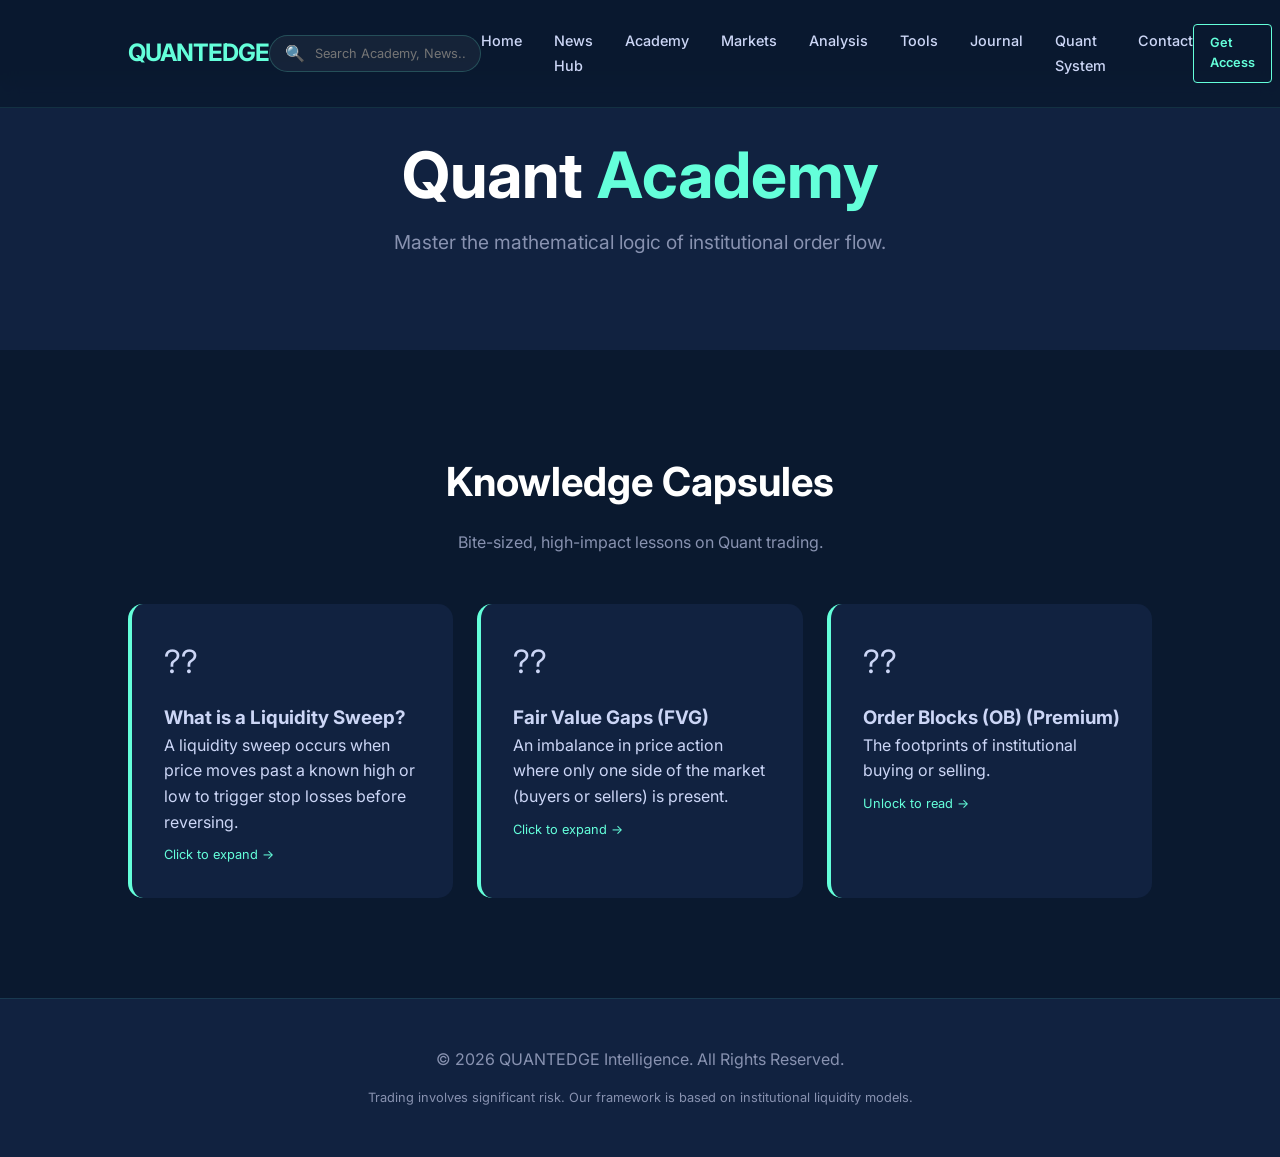
<file: academy.html>
<!DOCTYPE html>
<html lang="en">
<head>
    <meta charset="UTF-8">
    <meta name="viewport" content="width=device-width, initial-scale=1.0">
    <title>Quant Academy | QuantEdge Intelligence</title>
    <link rel="stylesheet" href="css/style.css">
    <link href="https://fonts.googleapis.com/css2?family=Inter:wght@400;600;700&display=swap" rel="stylesheet">
</head>
<body style="padding-top: 80px;">
    <!-- Nav and Footer are injected via js/main.js -->

    <section class="hero" style="height: 30vh; background: var(--bg-secondary);">
        <h1>Quant <span style="color: var(--accent-color);">Academy</span></h1>
        <p>Master the mathematical logic of institutional order flow.</p>
    </section>

    <section>
        <div class="section-title">
            <h2>Knowledge Capsules</h2>
            <p>Bite-sized, high-impact lessons on Quant trading.</p>
        </div>
        <div id="capsule-container" class="capsule-grid">
            <!-- Capsules injected here -->
        </div>
    </section>

    <script type="module" src="js/main.js"></script>
</body>
</html>
</file>
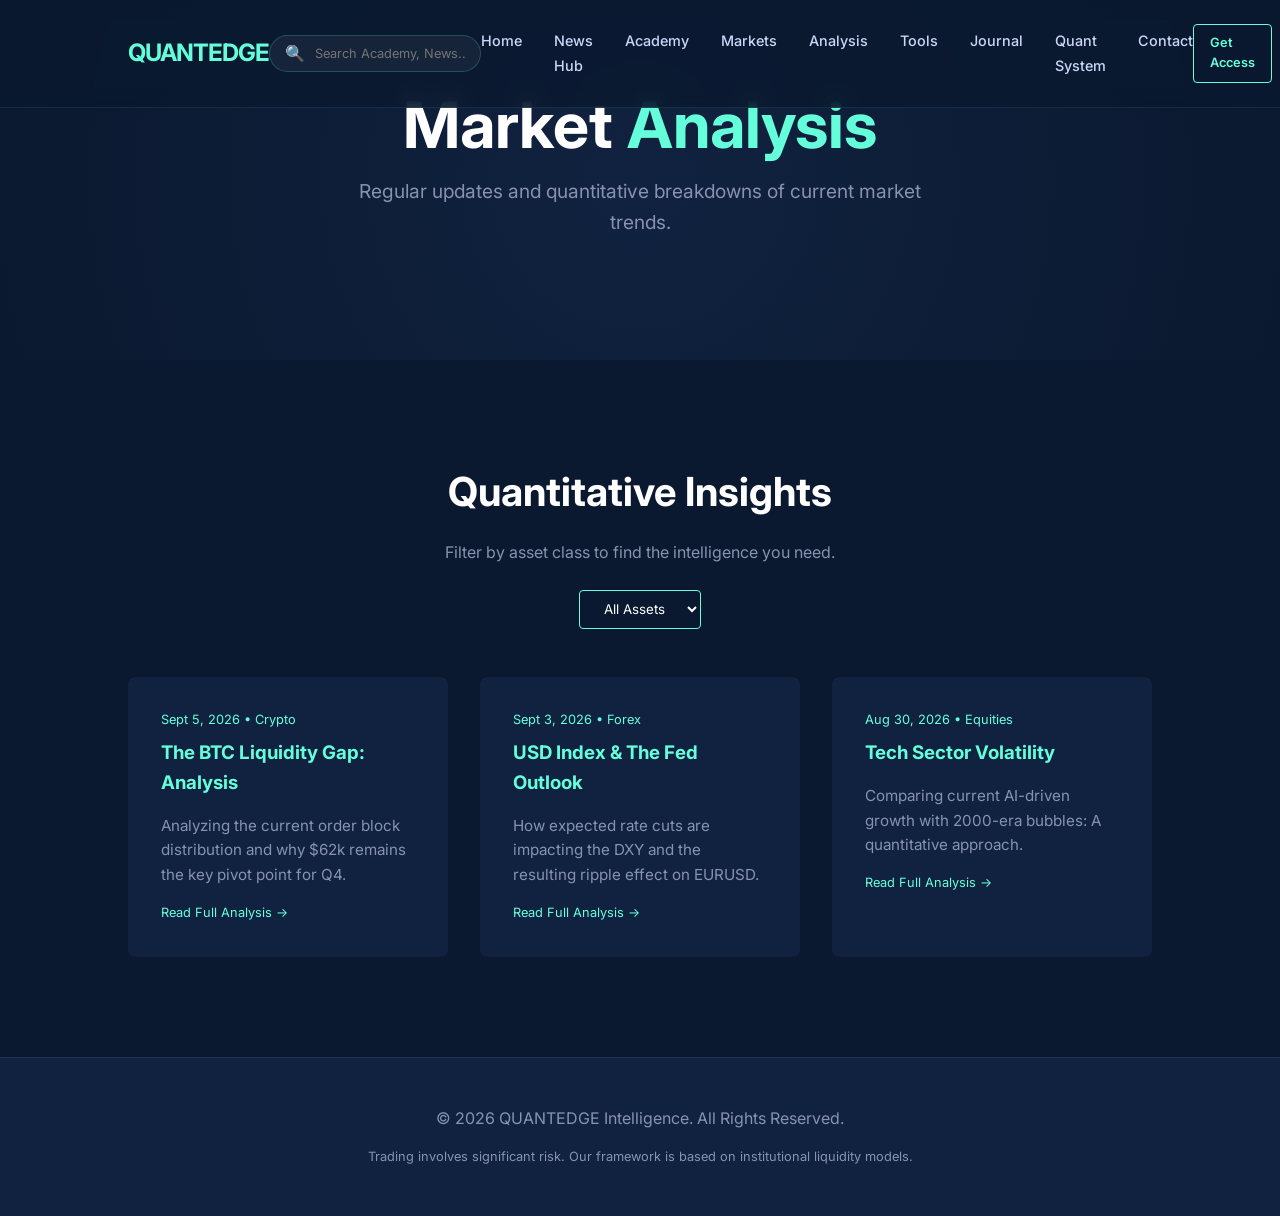
<file: analysis.html>
<!DOCTYPE html>
<html lang="en">
<head>
    <meta charset="UTF-8">
    <meta name="viewport" content="width=device-width, initial-scale=1.0">
    <title>Analysis | QuantEdge Intelligence</title>
    <link rel="stylesheet" href="css/style.css">
    <link href="https://fonts.googleapis.com/css2?family=Inter:wght@400;600;700&display=swap" rel="stylesheet">
</head>
<body>
    <!-- Nav and Footer are injected via js/main.js -->

    <section class="hero" style="height: 40vh;">
        <h1>Market <span style="color: var(--accent-color);">Analysis</span></h1>
        <p>Regular updates and quantitative breakdowns of current market trends.</p>
    </section>

    <section>
        <div class="section-title">
            <h2>Quantitative Insights</h2>
            <p>Filter by asset class to find the intelligence you need.</p>
            <div style="margin-top: 1.5rem;">
                <select id="analysis-filter" style="padding: 0.6rem 1.2rem; background: var(--bg-color); border: 1px solid var(--accent-color); color: var(--white); border-radius: 4px; cursor: pointer;">
                    <option value="All">All Assets</option>
                    <option value="Crypto">Crypto</option>
                    <option value="Forex">Forex</option>
                    <option value="Equities">Equities</option>
                </select>
            </div>
        </div>
        <div class="grid" id="analysis-grid">
            <!-- Analysis cards are injected dynamically via js/main.js -->
        </div>
    </section>

    <script type="module" src="js/main.js"></script>
</body>
</html>
</file>
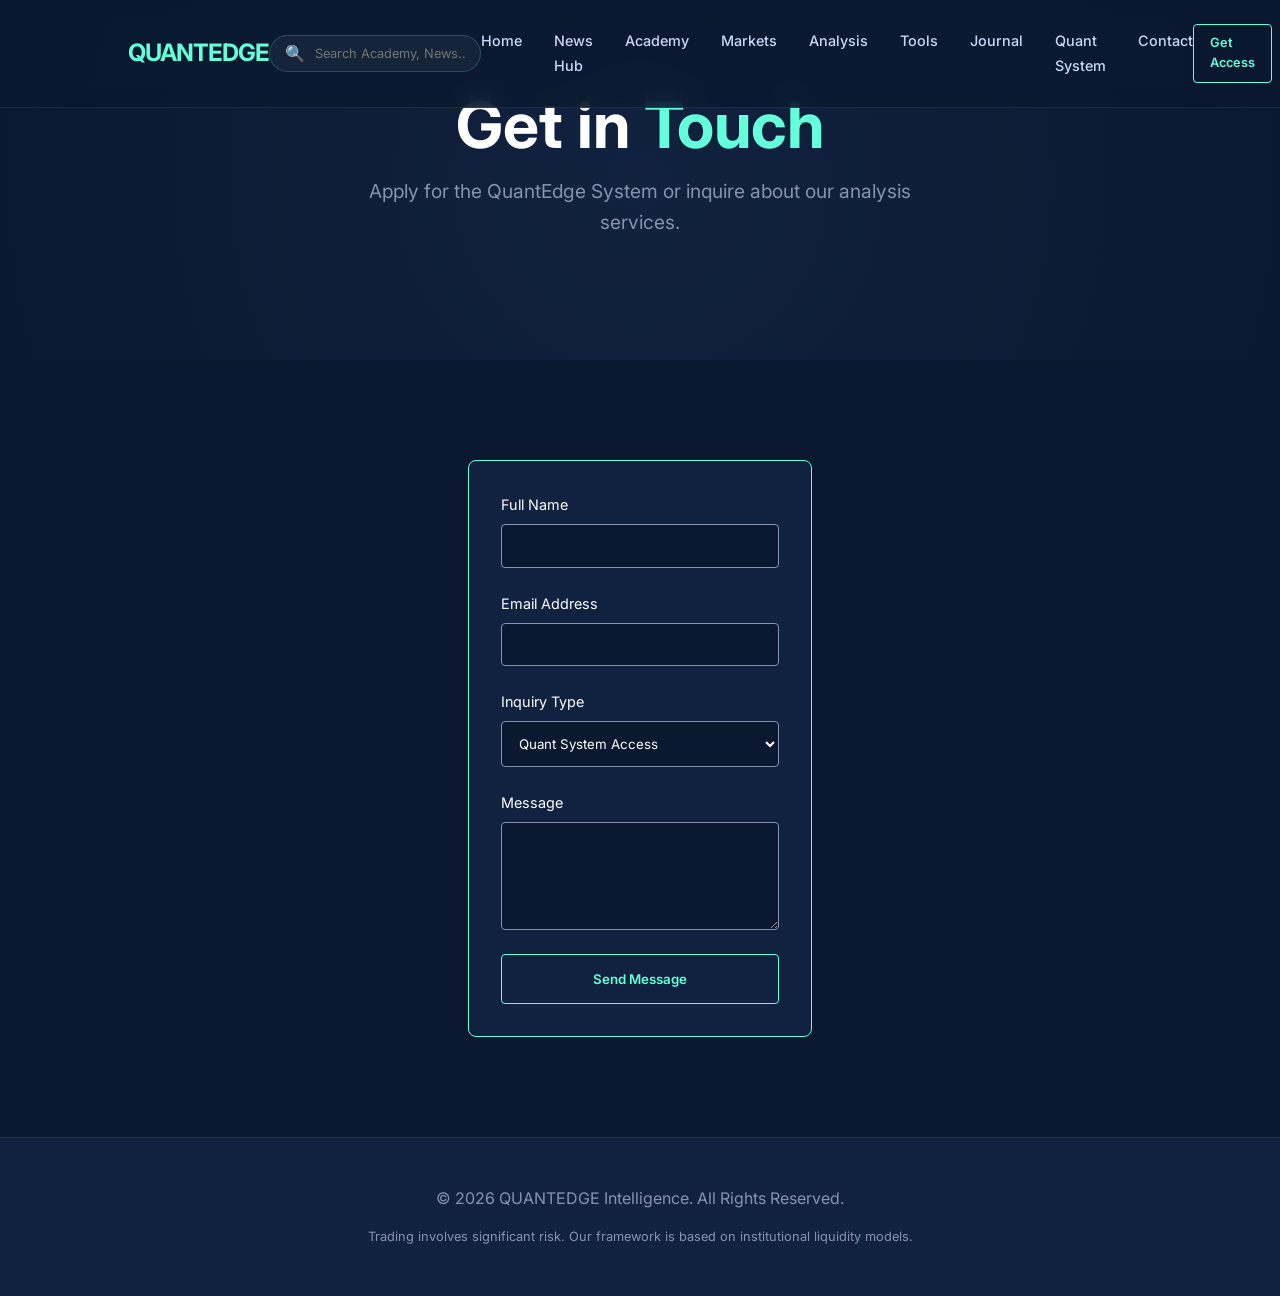
<file: contact.html>
<!DOCTYPE html>
<html lang="en">
<head>
    <meta charset="UTF-8">
    <meta name="viewport" content="width=device-width, initial-scale=1.0">
    <title>Contact | QuantEdge Intelligence</title>
    <link rel="stylesheet" href="css/style.css">
    <link href="https://fonts.googleapis.com/css2?family=Inter:wght@400;600;700&display=swap" rel="stylesheet">
</head>
<body>
    <!-- Nav and Footer are injected via js/main.js -->

    <section class="hero" style="height: 40vh;">
        <h1>Get in <span style="color: var(--accent-color);">Touch</span></h1>
        <p>Apply for the QuantEdge System or inquire about our analysis services.</p>
    </section>

    <section style="max-width: 600px; margin: 0 auto;">
        <div class="card" style="border: 1px solid var(--accent-color);">
            <!-- UPDATE THE ACTION URL BELOW WITH YOUR FORMSPREE LINK -->
            <form action="https://formspree.io/f/mbgjzwjd" method="POST" style="display: flex; flex-direction: column; gap: 1.5rem;">
                <!-- Honey-pot field to prevent bots -->
                <div style="display: none;">
                    <label>Leave this field blank</label>
                    <input type="text" name="bot_field">
                </div>
                <div style="display: flex; flex-direction: column; gap: 0.5rem;">
                    <label style="color: var(--white); font-size: 0.9rem;">Full Name</label>
                    <input type="text" name="full_name" required style="padding: 0.8rem; background: var(--bg-color); border: 1px solid var(--text-dim); color: var(--white); border-radius: 4px;">
                </div>
                <div style="display: flex; flex-direction: column; gap: 0.5rem;">
                    <label style="color: var(--white); font-size: 0.9rem;">Email Address</label>
                    <input type="email" name="email" required style="padding: 0.8rem; background: var(--bg-color); border: 1px solid var(--text-dim); color: var(--white); border-radius: 4px;">
                </div>
                <div style="display: flex; flex-direction: column; gap: 0.5rem;">
                    <label style="color: var(--white); font-size: 0.9rem;">Inquiry Type</label>
                    <select name="inquiry_type" style="padding: 0.8rem; background: var(--bg-color); border: 1px solid var(--text-dim); color: var(--white); border-radius: 4px;">
                        <option>Quant System Access</option>
                        <option>Market Analysis Inquiry</option>
                        <option>Partnership</option>
                    </select>
                </div>
                <div style="display: flex; flex-direction: column; gap: 0.5rem;">
                    <label style="color: var(--white); font-size: 0.9rem;">Message</label>
                    <textarea name="message" rows="5" required style="padding: 0.8rem; background: var(--bg-color); border: 1px solid var(--text-dim); color: var(--white); border-radius: 4px;"></textarea>
                </div>
                <button type="submit" class="btn btn-primary">Send Message</button>
            </form>
        </div>
    </section>

    <script type="module" src="js/main.js"></script>
</body>
</html>
</file>
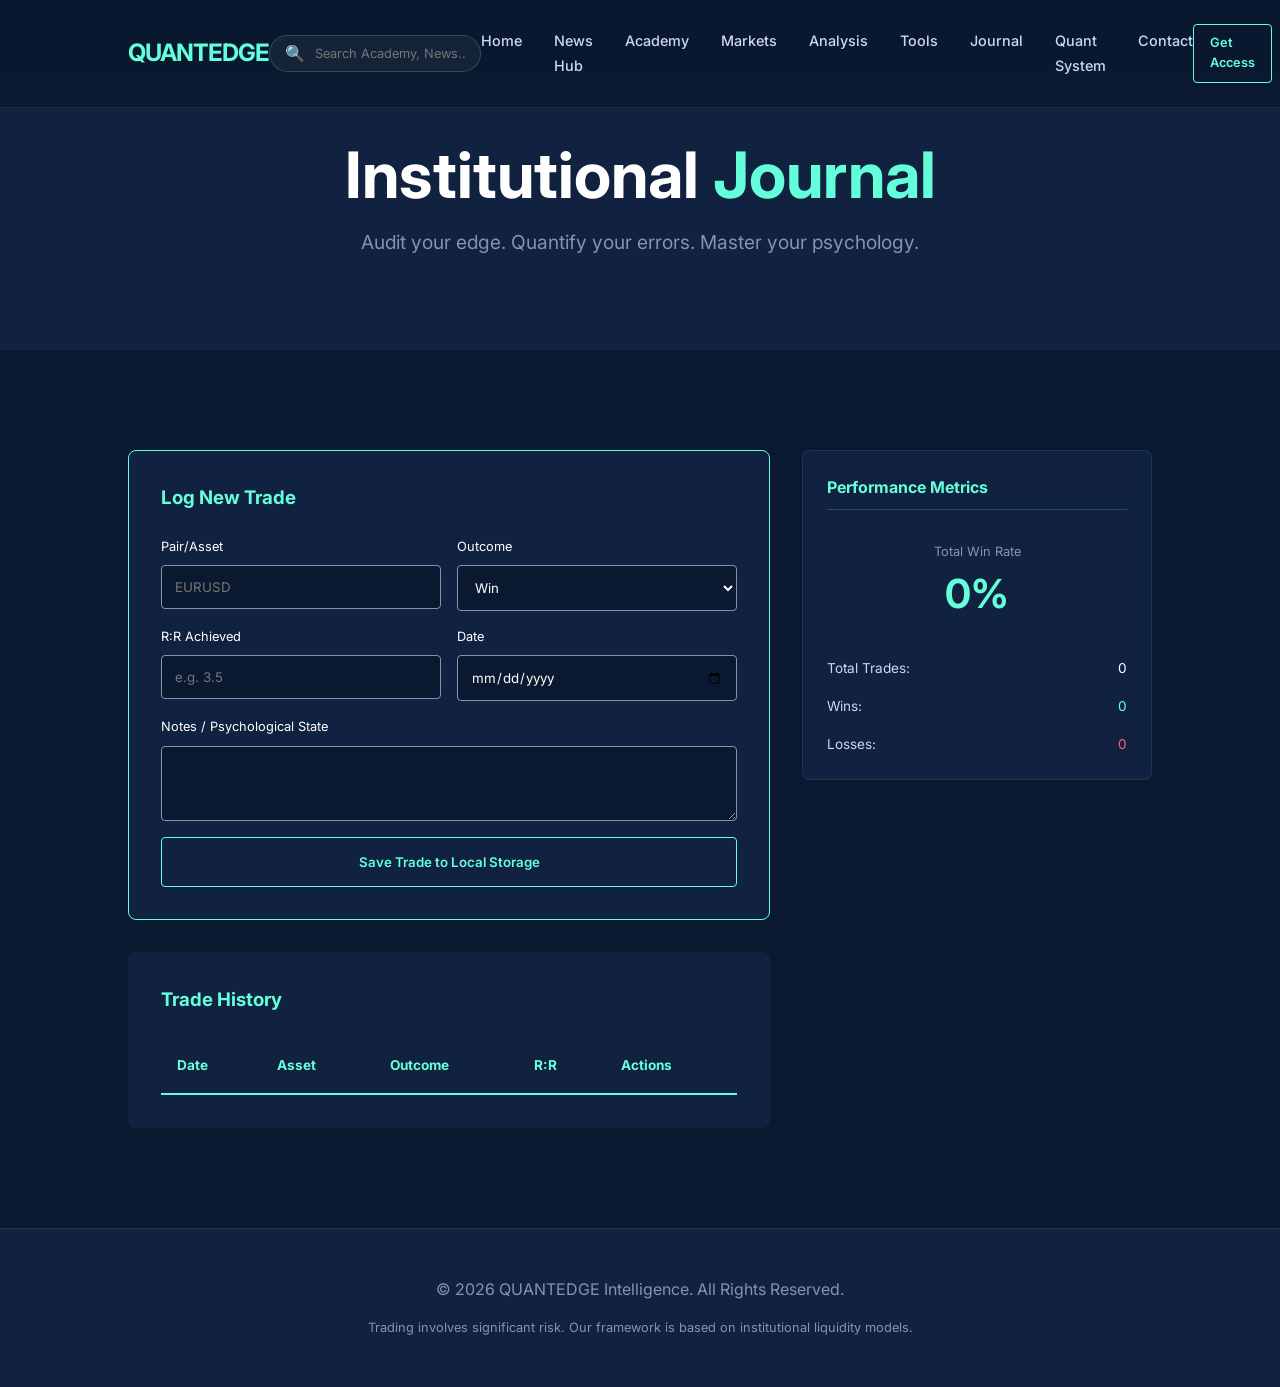
<file: journal.html>
<!DOCTYPE html>
<html lang="en">
<head>
    <meta charset="UTF-8">
    <meta name="viewport" content="width=device-width, initial-scale=1.0">
    <title>Trading Journal | QuantEdge Intelligence</title>
    <link rel="stylesheet" href="css/style.css">
    <link href="https://fonts.googleapis.com/css2?family=Inter:wght@400;600;700&display=swap" rel="stylesheet">
</head>
<body style="padding-top: 80px;">
    <!-- Nav and Footer are injected via js/main.js -->

    <section class="hero" style="height: 30vh; background: var(--bg-secondary);">
        <h1>Institutional <span style="color: var(--accent-color);">Journal</span></h1>
        <p>Audit your edge. Quantify your errors. Master your psychology.</p>
    </section>

    <section>
        <div class="portal-container">
            <div style="display: flex; flex-direction: column; gap: 2rem;">
                <div class="card" style="border: 1px solid var(--accent-color);">
                    <h3 style="margin-bottom: 1.5rem;">Log New Trade</h3>
                    <form id="journal-form" style="display: grid; grid-template-columns: 1fr 1fr; gap: 1rem;">
                        <div style="display: flex; flex-direction: column; gap: 0.5rem;">
                            <label style="color: var(--white); font-size: 0.8rem;">Pair/Asset</label>
                            <input type="text" id="j-pair" placeholder="EURUSD" required style="padding: 0.8rem; background: var(--bg-color); border: 1px solid var(--text-dim); color: var(--white); border-radius: 4px;">
                        </div>
                        <div style="display: flex; flex-direction: column; gap: 0.5rem;">
                            <label style="color: var(--white); font-size: 0.8rem;">Outcome</label>
                            <select id="j-outcome" style="padding: 0.8rem; background: var(--bg-color); border: 1px solid var(--text-dim); color: var(--white); border-radius: 4px;">
                                <option value="Win">Win</option>
                                <option value="Loss">Loss</option>
                                <option value="BE">Break Even</option>
                            </select>
                        </div>
                        <div style="display: flex; flex-direction: column; gap: 0.5rem;">
                            <label style="color: var(--white); font-size: 0.8rem;">R:R Achieved</label>
                            <input type="number" id="j-rr" step="0.1" placeholder="e.g. 3.5" required style="padding: 0.8rem; background: var(--bg-color); border: 1px solid var(--text-dim); color: var(--white); border-radius: 4px;">
                        </div>
                        <div style="display: flex; flex-direction: column; gap: 0.5rem;">
                            <label style="color: var(--white); font-size: 0.8rem;">Date</label>
                            <input type="date" id="j-date" required style="padding: 0.8rem; background: var(--bg-color); border: 1px solid var(--text-dim); color: var(--white); border-radius: 4px;">
                        </div>
                        <div style="display: flex; flex-direction: column; gap: 0.5rem; grid-column: span 2;">
                            <label style="color: var(--white); font-size: 0.8rem;">Notes / Psychological State</label>
                            <textarea id="j-notes" rows="3" style="padding: 0.8rem; background: var(--bg-color); border: 1px solid var(--text-dim); color: var(--white); border-radius: 4px;"></textarea>
                        </div>
                        <button type="submit" class="btn btn-primary" style="grid-column: span 2; width: 100%;">Save Trade to Local Storage</button>
                    </form>
                </div>

                <div class="card">
                    <h3 style="margin-bottom: 1.5rem;">Trade History</h3>
                    <div style="overflow-x: auto;">
                        <table style="width: 100%; border-collapse: collapse; text-align: left; color: var(--text-main);">
                            <thead>
                                <tr style="border-bottom: 2px solid var(--accent-color); color: var(--accent-color); font-size: 0.85rem;">
                                    <th style="padding: 1rem;">Date</th>
                                    <th style="padding: 1rem;">Asset</th>
                                    <th style="padding: 1rem;">Outcome</th>
                                    <th style="padding: 1rem;">R:R</th>
                                    <th style="padding: 1rem;">Actions</th>
                                </tr>
                            </thead>
                            <tbody id="journal-body">
                                <!-- Trades injected here -->
                            </tbody>
                        </table>
                    </div>
                </div>
            </div>

            <aside class="sidebar">
                <div class="sidebar-widget">
                    <h4>Performance Metrics</h4>
                    <div style="text-align: center; padding: 1rem 0;">
                        <div style="font-size: 0.8rem; color: var(--text-dim);">Total Win Rate</div>
                        <div id="win-rate" style="font-size: 2.5rem; color: var(--accent-color); font-weight: 700;">0%</div>
                    </div>
                    <div style="display: flex; flex-direction: column; gap: 1rem; margin-top: 1rem;">
                        <div style="display: flex; justify-content: space-between; font-size: 0.85rem;">
                            <span>Total Trades:</span> <span id="total-trades" style="color: var(--white);">0</span>
                        </div>
                        <div style="display: flex; justify-content: space-between; font-size: 0.85rem;">
                            <span>Wins:</span> <span id="total-wins" style="color: var(--accent-color);">0</span>
                        </div>
                        <div style="display: flex; justify-content: space-between; font-size: 0.85rem;">
                            <span>Losses:</span> <span id="total-losses" style="color: #ff6464;">0</span>
                        </div>
                    </div>
                </div>
            </aside>
        </div>
    </section>

    <script type="module" src="js/main.js"></script>
</body>
</html>
</file>
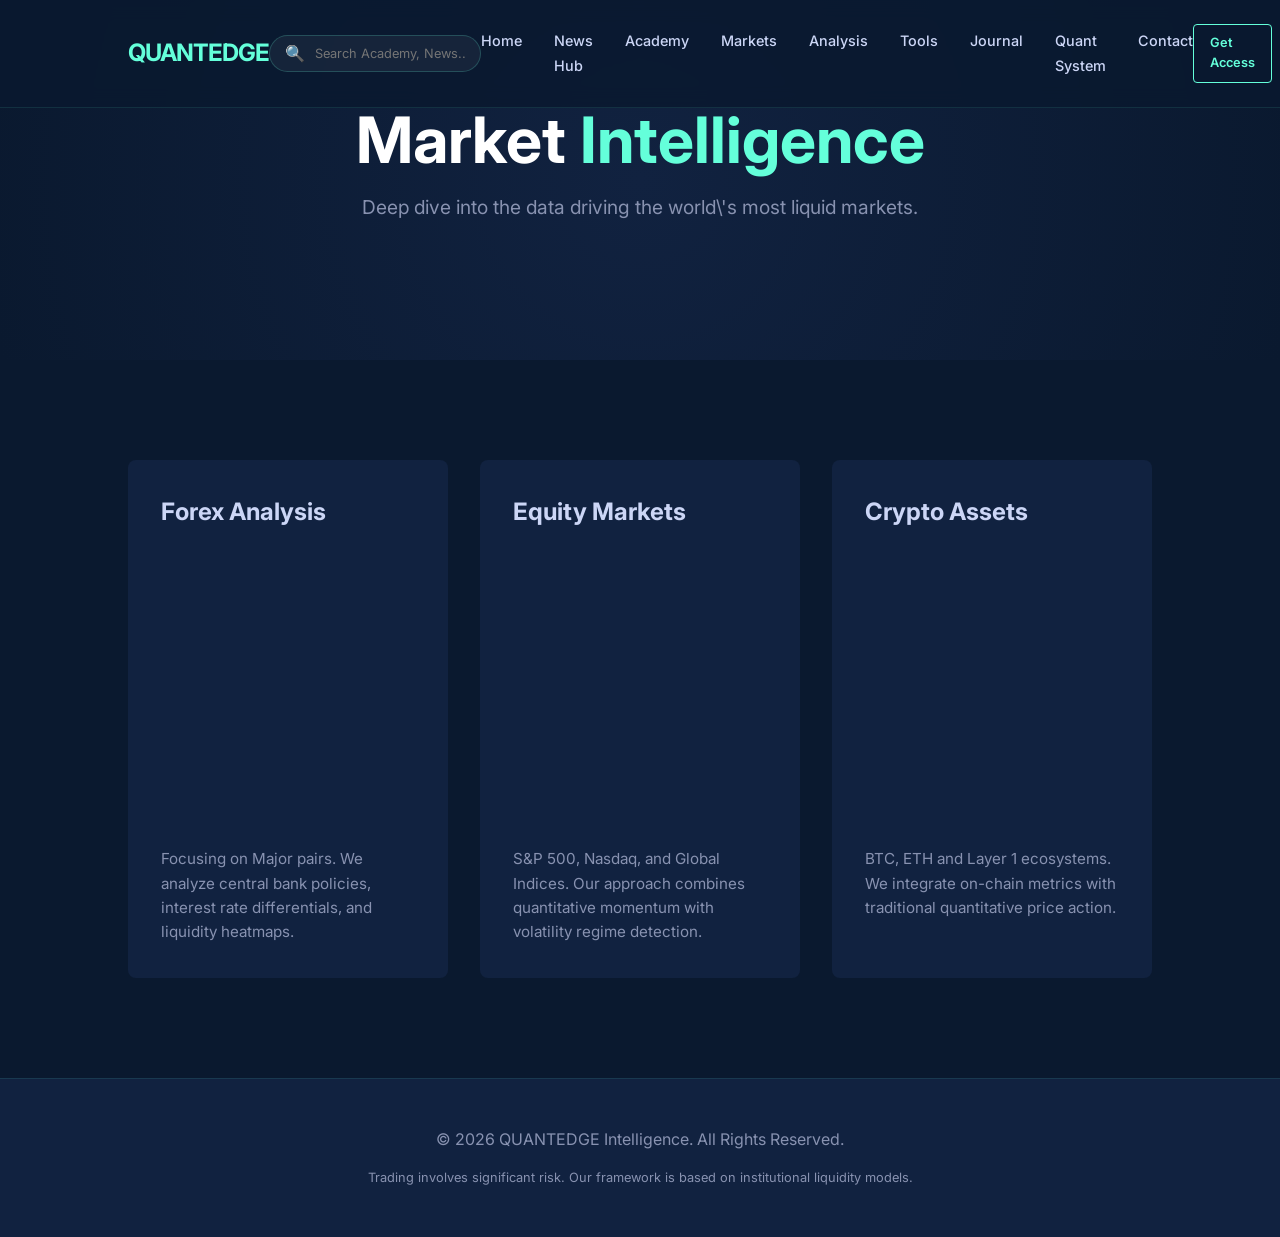
<file: markets.html>
<!DOCTYPE html>
<html lang="en">
<head>
    <meta charset="UTF-8">
    <meta name="viewport" content="width=device-width, initial-scale=1.0">
    <title>Markets | QuantEdge Intelligence</title>
    <link rel="stylesheet" href="css/style.css">
    <link href="https://fonts.googleapis.com/css2?family=Inter:wght@400;600;700&display=swap" rel="stylesheet">
</head>
<body>
    <!-- Nav and Footer are injected via js/main.js -->

    <section class="hero" style="height: 40vh;">
        <h1>Market <span style="color: var(--accent-color);">Intelligence</span></h1>
        <p>Deep dive into the data driving the world\'s most liquid markets.</p>
    </section>

    <section>
        <div class="grid">
            <div class="card">
                <h2>Forex Analysis</h2>
                <!-- TradingView Forex Widget -->
                <div style="height: 300px; margin-bottom: 1rem;">
                    <div class="tradingview-widget-container">
                        <div id="tradingview_forex"></div>
                        <script type="text/javascript" src="https://s3.tradingview.com/external-embedding/embed-widget-market-overview.js" async>
                        {
                            "colorTheme": "dark",
                            "dateRange": "12M",
                            "showChart": true,
                            "locale": "en",
                            "width": "100%",
                            "height": "100%",
                            "largeChartUrl": "",
                            "isTransparent": true,
                            "showSymbolLogo": true,
                            "symbols": [
                                { "s": "FX:EURUSD" },
                                { "s": "FX:GBPUSD" },
                                { "s": "FX:USDJPY" },
                                { "s": "FX:AUDUSD" }
                            ]
                        }
                        </script>
                    </div>
                </div>
                <p>Focusing on Major pairs. We analyze central bank policies, interest rate differentials, and liquidity heatmaps.</p>
            </div>

            <div class="card">
                <h2>Equity Markets</h2>
                <!-- TradingView Stocks Widget -->
                <div style="height: 300px; margin-bottom: 1rem;">
                    <div class="tradingview-widget-container">
                        <div id="tradingview_stocks"></div>
                        <script type="text/javascript" src="https://s3.tradingview.com/external-embedding/embed-widget-market-overview.js" async>
                        {
                            "colorTheme": "dark",
                            "dateRange": "12M",
                            "showChart": true,
                            "locale": "en",
                            "width": "100%",
                            "height": "100%",
                            "largeChartUrl": "",
                            "isTransparent": true,
                            "showSymbolLogo": true,
                            "symbols": [
                                { "s": "FOREXCOM:SPX500" },
                                { "s": "NASDAQ:AAPL" },
                                { "s": "NASDAQ:TSLA" },
                                { "s": "NASDAQ:NVDA" }
                            ]
                        }
                        </script>
                    </div>
                </div>
                <p>S&P 500, Nasdaq, and Global Indices. Our approach combines quantitative momentum with volatility regime detection.</p>
            </div>

            <div class="card">
                <h2>Crypto Assets</h2>
                <!-- TradingView Crypto Widget -->
                <div style="height: 300px; margin-bottom: 1rem;">
                    <div class="tradingview-widget-container">
                        <div id="tradingview_crypto"></div>
                        <script type="text/javascript" src="https://s3.tradingview.com/external-embedding/embed-widget-market-overview.js" async>
                        {
                            "colorTheme": "dark",
                            "dateRange": "12M",
                            "showChart": true,
                            "locale": "en",
                            "width": "100%",
                            "height": "100%",
                            "largeChartUrl": "",
                            "isTransparent": true,
                            "showSymbolLogo": true,
                            "symbols": [
                                { "s": "BINANCE:BTCUSDT" },
                                { "s": "BINANCE:ETHUSDT" },
                                { "s": "BINANCE:SOLUSDT" },
                                { "s": "BINANCE:BNBUSDT" }
                            ]
                        }
                        </script>
                    </div>
                </div>
                <p>BTC, ETH and Layer 1 ecosystems. We integrate on-chain metrics with traditional quantitative price action.</p>
            </div>
        </div>
    </section>

    <script type="module" src="js/main.js"></script>
</body>
</html>
</file>
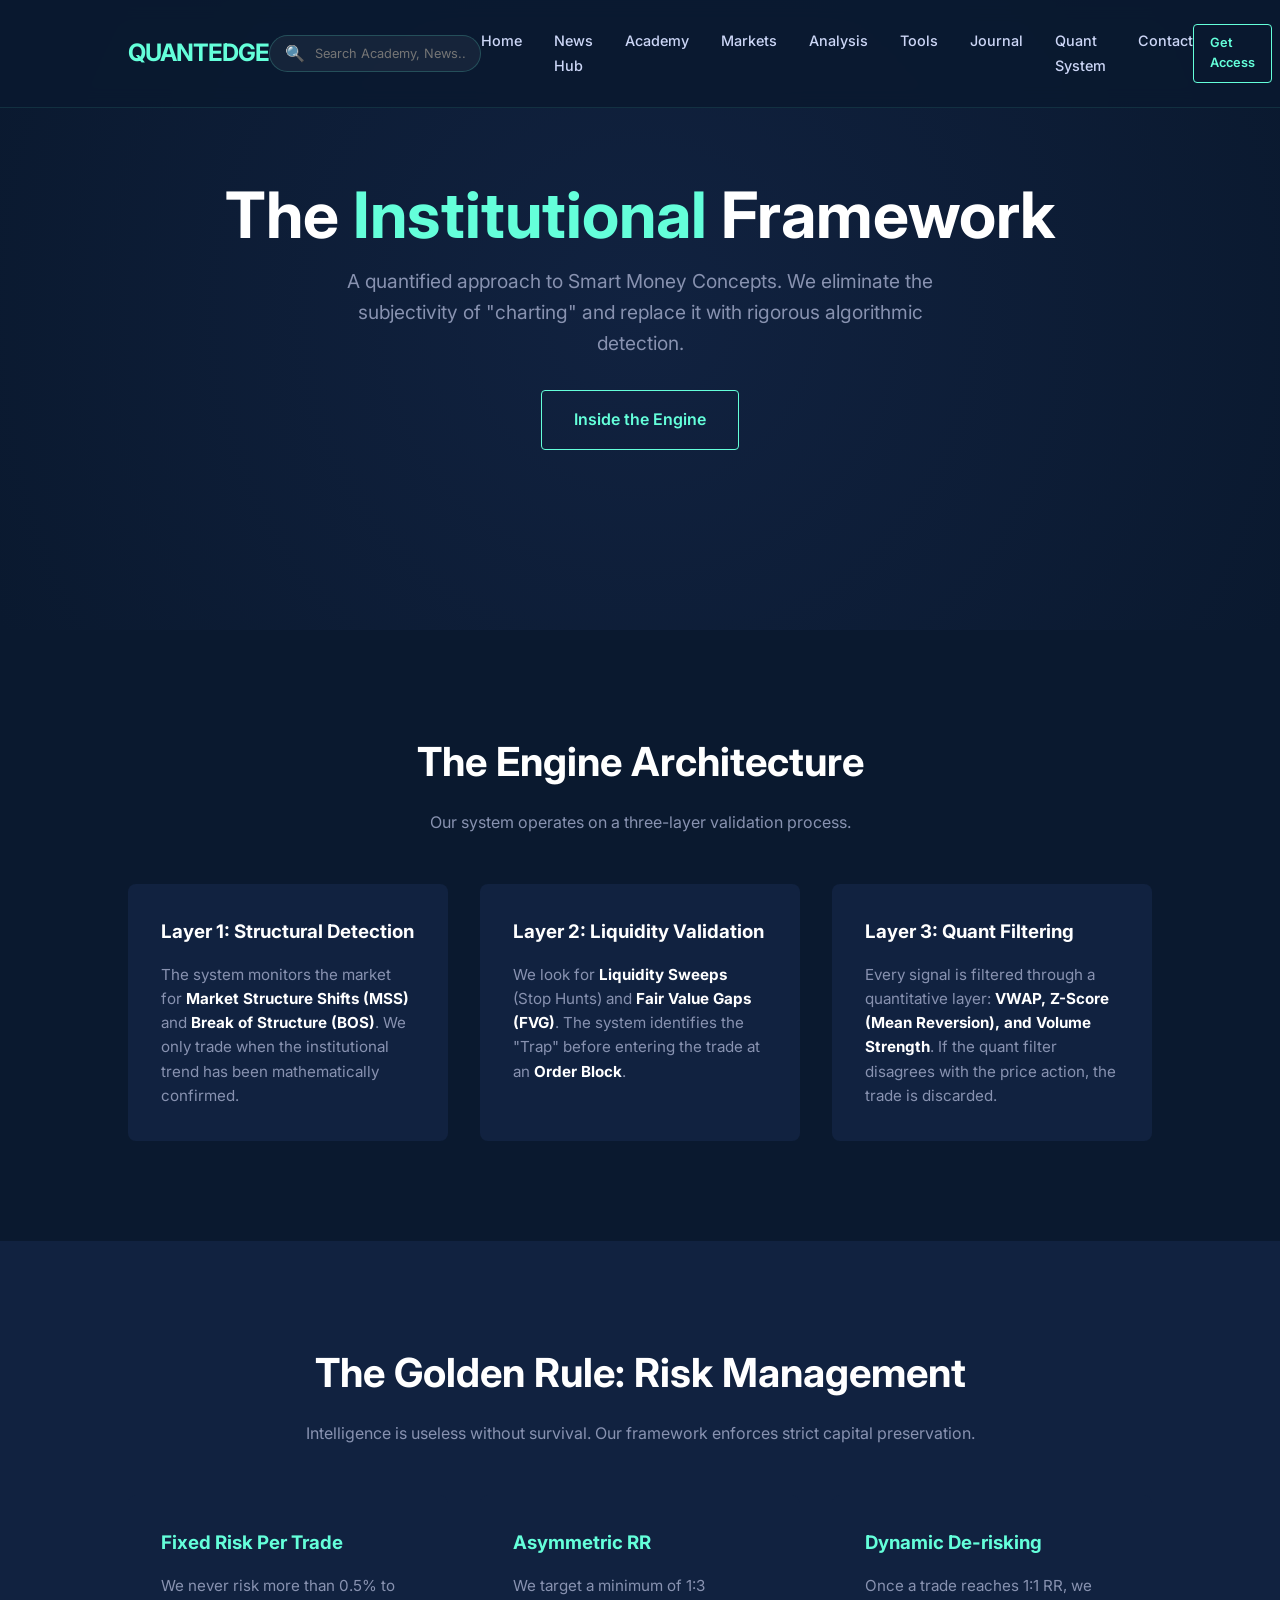
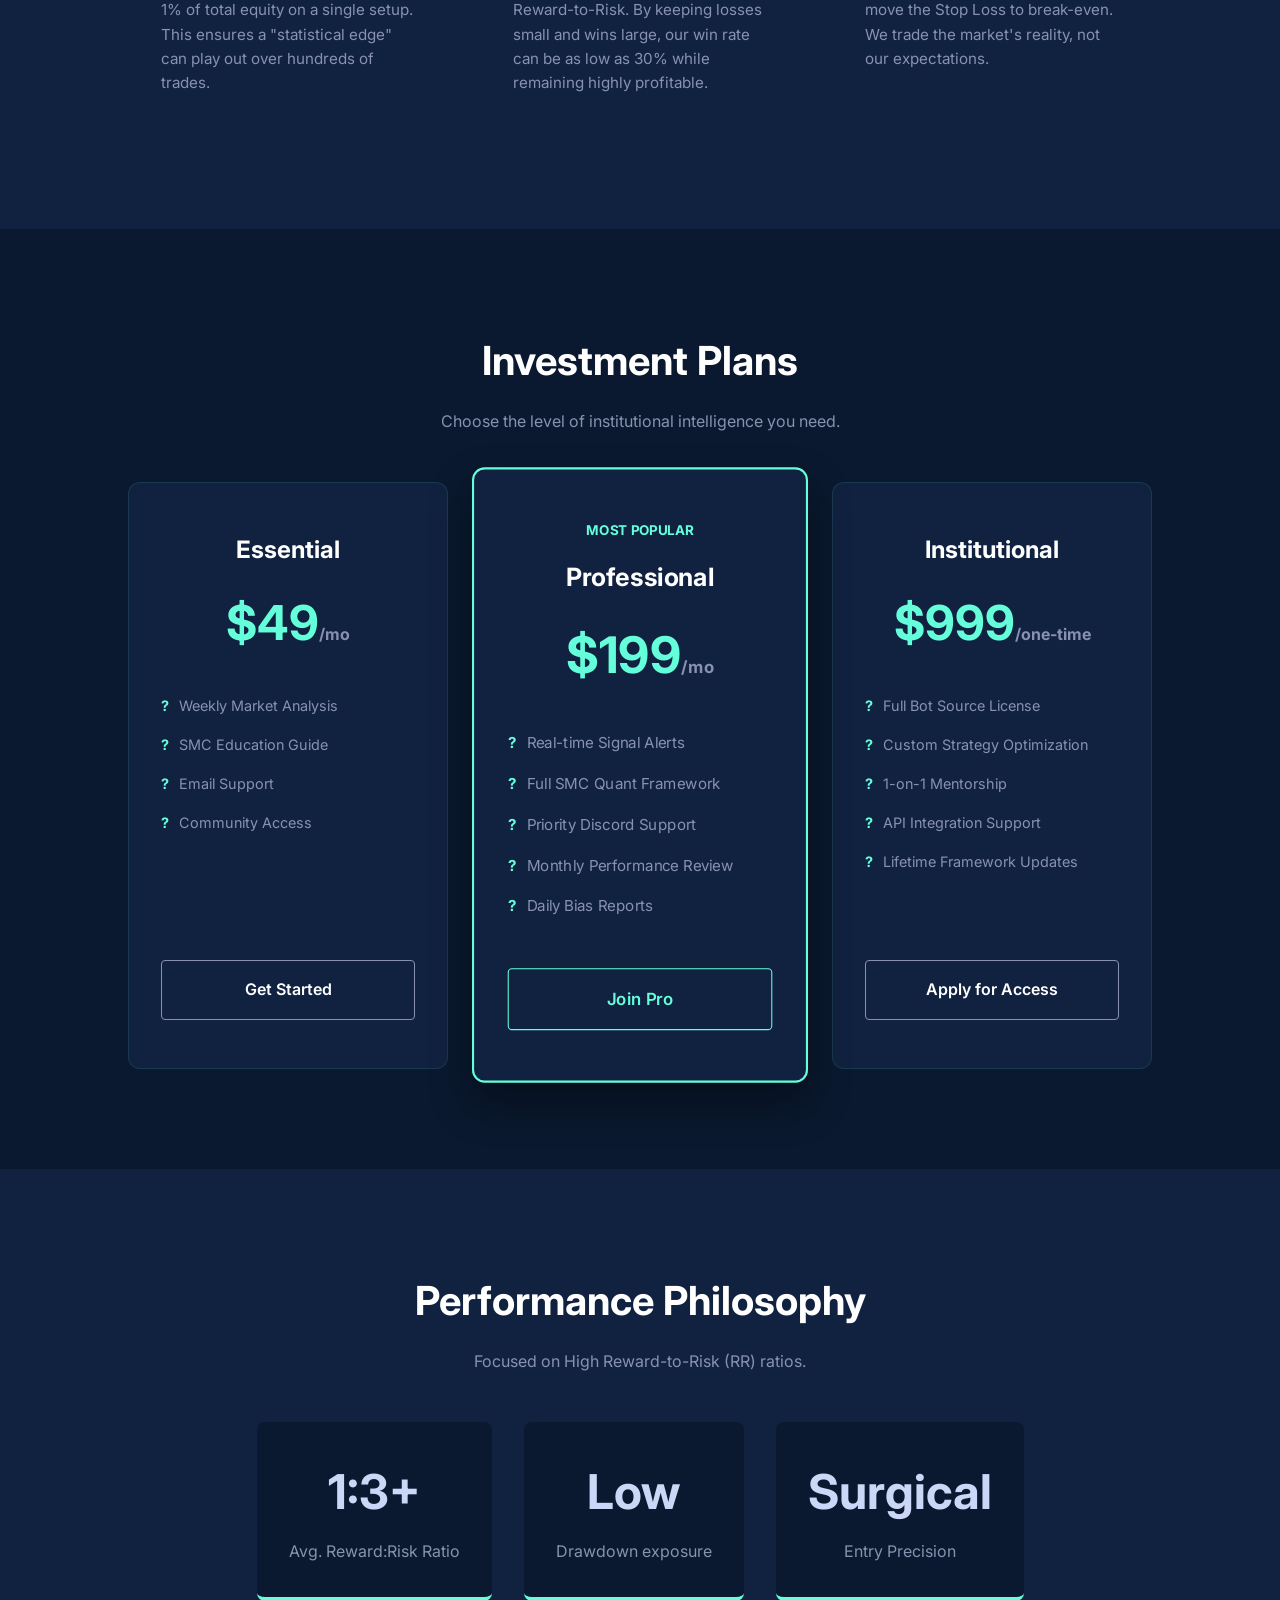
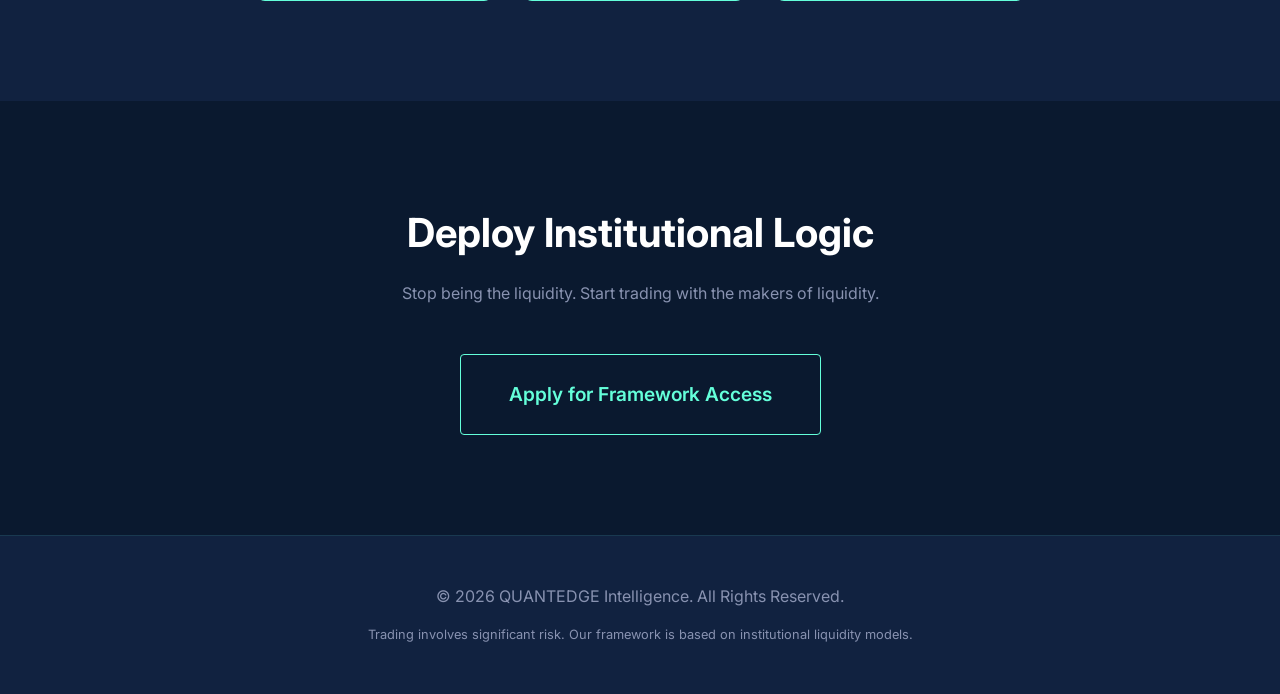
<file: quant.html>
<!DOCTYPE html>
<html lang="en">
<head>
    <meta charset="UTF-8">
    <meta name="viewport" content="width=device-width, initial-scale=1.0">
    <title>The Framework | QuantEdge Intelligence</title>
    <link rel="stylesheet" href="css/style.css">
    <link href="https://fonts.googleapis.com/css2?family=Inter:wght@400;600;700&display=swap" rel="stylesheet">
</head>
<body>

    <!-- Nav and Footer are injected via js/main.js -->

    <section class="hero" style="height: 70vh;">
        <h1>The <span style="color: var(--accent-color);">Institutional</span> Framework</h1>
        <p>A quantified approach to Smart Money Concepts. We eliminate the subjectivity of "charting" and replace it with rigorous algorithmic detection.</p>
        <a href="#tech" class="btn btn-primary">Inside the Engine</a>
    </section>

    <section id="tech">
        <div class="section-title">
            <h2>The Engine Architecture</h2>
            <p>Our system operates on a three-layer validation process.</p>
        </div>
        <div class="grid">
            <div class="card">
                <h3 style="color: var(--white);">Layer 1: Structural Detection</h3>
                <p>The system monitors the market for <strong style="color: var(--white);">Market Structure Shifts (MSS)</strong> and <strong style="color: var(--white);">Break of Structure (BOS)</strong>. We only trade when the institutional trend has been mathematically confirmed.</p>
            </div>
            <div class="card">
                <h3 style="color: var(--white);">Layer 2: Liquidity Validation</h3>
                <p>We look for <strong style="color: var(--white);">Liquidity Sweeps</strong> (Stop Hunts) and <strong style="color: var(--white);">Fair Value Gaps (FVG)</strong>. The system identifies the "Trap" before entering the trade at an <strong style="color: var(--white);">Order Block</strong>.</p>
            </div>
            <div class="card">
                <h3 style="color: var(--white);">Layer 3: Quant Filtering</h3>
                <p>Every signal is filtered through a quantitative layer: <strong style="color: var(--white);">VWAP, Z-Score (Mean Reversion), and Volume Strength</strong>. If the quant filter disagrees with the price action, the trade is discarded.</p>
            </div>
        </div>
    </section>

    <section style="background-color: var(--bg-secondary);">
        <div class="section-title">
            <h2>The Golden Rule: Risk Management</h2>
            <p>Intelligence is useless without survival. Our framework enforces strict capital preservation.</p>
        </div>
        <div class="grid">
            <div class="card">
                <h3 style="color: var(--accent-color);">Fixed Risk Per Trade</h3>
                <p>We never risk more than 0.5% to 1% of total equity on a single setup. This ensures a "statistical edge" can play out over hundreds of trades.</p>
            </div>
            <div class="card">
                <h3 style="color: var(--accent-color);">Asymmetric RR</h3>
                <p>We target a minimum of 1:3 Reward-to-Risk. By keeping losses small and wins large, our win rate can be as low as 30% while remaining highly profitable.</p>
            </div>
            <div class="card">
                <h3 style="color: var(--accent-color);">Dynamic De-risking</h3>
                <p>Once a trade reaches 1:1 RR, we move the Stop Loss to break-even. We trade the market's reality, not our expectations.</p>
            </div>
        </div>
    </section>

    <!-- PRICING SECTION -->
    <section id="pricing">
        <div class="section-title">
            <h2>Investment Plans</h2>
            <p>Choose the level of institutional intelligence you need.</p>
        </div>
        <div class="pricing-grid">
            <!-- Tier 1 -->
            <div class="pricing-card">
                <h3>Essential</h3>
                <div class="price">$49<span>/mo</span></div>
                <ul class="pricing-features">
                    <li>Weekly Market Analysis</li>
                    <li>SMC Education Guide</li>
                    <li>Email Support</li>
                    <li>Community Access</li>
                </ul>
                <a href="contact.html" class="btn" style="color: var(--white); border: 1px solid var(--text-dim);">Get Started</a>
            </div>
            <!-- Tier 2 -->
            <div class="pricing-card featured">
                <div style="color: var(--accent-color); font-weight: 700; font-size: 0.8rem; margin-bottom: 1rem; text-transform: uppercase;">Most Popular</div>
                <h3>Professional</h3>
                <div class="price">$199<span>/mo</span></div>
                <ul class="pricing-features">
                    <li>Real-time Signal Alerts</li>
                    <li>Full SMC Quant Framework</li>
                    <li>Priority Discord Support</li>
                    <li>Monthly Performance Review</li>
                    <li>Daily Bias Reports</li>
                </ul>
                <a href="contact.html" class="btn btn-primary">Join Pro</a>
            </div>
            <!-- Tier 3 -->
            <div class="pricing-card">
                <h3>Institutional</h3>
                <div class="price">$999<span>/one-time</span></div>
                <ul class="pricing-features">
                    <li>Full Bot Source License</li>
                    <li>Custom Strategy Optimization</li>
                    <li>1-on-1 Mentorship</li>
                    <li>API Integration Support</li>
                    <li>Lifetime Framework Updates</li>
                </ul>
                <a href="contact.html" class="btn" style="color: var(--white); border: 1px solid var(--text-dim);">Apply for Access</a>
            </div>
        </div>
    </section>

    <section style="background-color: var(--bg-secondary);">
        <div class="section-title">
            <h2>Performance Philosophy</h2>
            <p>Focused on High Reward-to-Risk (RR) ratios.</p>
        </div>
        <div style="display: flex; justify-content: center; gap: 2rem; flex-wrap: wrap; text-align: center;">
            <div style="padding: 2rem; background: var(--bg-color); border-radius: 8px; min-width: 200px; border-bottom: 4px solid var(--accent-color);">
                <h3 style="font-size: 3rem; margin-bottom: 0.5rem;">1:3+</h3>
                <p style="color: var(--text-dim);">Avg. Reward:Risk Ratio</p>
            </div>
            <div style="padding: 2rem; background: var(--bg-color); border-radius: 8px; min-width: 200px; border-bottom: 4px solid var(--accent-color);">
                <h3 style="font-size: 3rem; margin-bottom: 0.5rem;">Low</h3>
                <p style="color: var(--text-dim);">Drawdown exposure</p>
            </div>
            <div style="padding: 2rem; background: var(--bg-color); border-radius: 8px; min-width: 200px; border-bottom: 4px solid var(--accent-color);">
                <h3 style="font-size: 3rem; margin-bottom: 0.5rem;">Surgical</h3>
                <p style="color: var(--text-dim);">Entry Precision</p>
            </div>
        </div>
    </section>

    <section style="text-align: center;">
        <div class="section-title">
            <h2>Deploy Institutional Logic</h2>
            <p>Stop being the liquidity. Start trading with the makers of liquidity.</p>
        </div>
        <a href="contact.html" class="btn btn-primary" style="font-size: 1.2rem; padding: 1.5rem 3rem;">Apply for Framework Access</a>
    </section>

    <script type="module" src="js/main.js"></script>
</body>
</html>
</file>
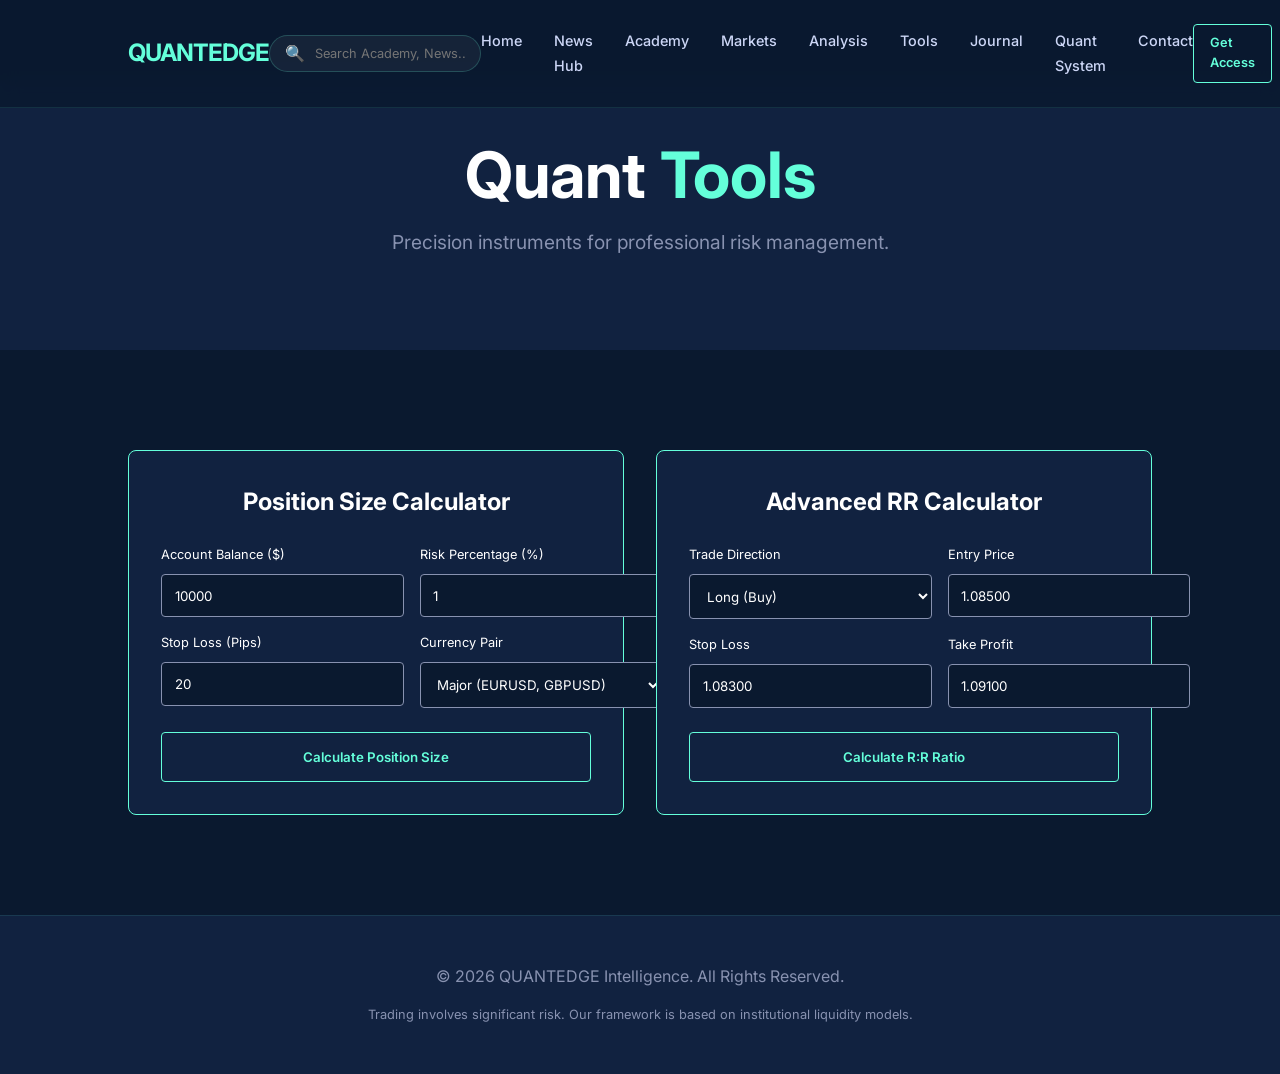
<file: tools.html>
<!DOCTYPE html>
<html lang="en">
<head>
    <meta charset="UTF-8">
    <meta name="viewport" content="width=device-width, initial-scale=1.0">
    <title>Trading Tools | QuantEdge Intelligence</title>
    <link rel="stylesheet" href="css/style.css">
    <link href="https://fonts.googleapis.com/css2?family=Inter:wght@400;600;700&display=swap" rel="stylesheet">
</head>
<body style="padding-top: 80px;">
    <!-- Nav and Footer are injected via js/main.js -->

    <section class="hero" style="height: 30vh; background: var(--bg-secondary);">
        <h1>Quant <span style="color: var(--accent-color);">Tools</span></h1>
        <p>Precision instruments for professional risk management.</p>
    </section>

    <section>
        <div class="grid">
            <!-- POSITION SIZE CALCULATOR -->
            <div class="card" style="border: 1px solid var(--accent-color);">
                <h2 style="color: var(--white); margin-bottom: 1.5rem; text-align: center;">Position Size Calculator</h2>
                <div class="grid" style="grid-template-columns: 1fr 1fr; gap: 1rem;">
                    <div style="display: flex; flex-direction: column; gap: 0.5rem;">
                        <label style="color: var(--white); font-size: 0.8rem;">Account Balance ($)</label>
                        <input type="number" id="calc-balance" value="10000" style="padding: 0.8rem; background: var(--bg-color); border: 1px solid var(--text-dim); color: var(--white); border-radius: 4px;">
                    </div>
                    <div style="display: flex; flex-direction: column; gap: 0.5rem;">
                        <label style="color: var(--white); font-size: 0.8rem;">Risk Percentage (%)</label>
                        <input type="number" id="calc-risk" value="1" style="padding: 0.8rem; background: var(--bg-color); border: 1px solid var(--text-dim); color: var(--white); border-radius: 4px;">
                    </div>
                    <div style="display: flex; flex-direction: column; gap: 0.5rem;">
                        <label style="color: var(--white); font-size: 0.8rem;">Stop Loss (Pips)</label>
                        <input type="number" id="calc-sl" value="20" style="padding: 0.8rem; background: var(--bg-color); border: 1px solid var(--text-dim); color: var(--white); border-radius: 4px;">
                    </div>
                    <div style="display: flex; flex-direction: column; gap: 0.5rem;">
                        <label style="color: var(--white); font-size: 0.8rem;">Currency Pair</label>
                        <select id="calc-pair" style="padding: 0.8rem; background: var(--bg-color); border: 1px solid var(--text-dim); color: var(--white); border-radius: 4px;">
                            <option value="10">Major (EURUSD, GBPUSD)</option>
                            <option value="7">JPY Pair (USDJPY, EURJPY)</option>
                            <option value="1">Gold (XAUUSD)</option>
                        </select>
                    </div>
                </div>
                
                <div style="text-align: center; margin-top: 1.5rem;">
                    <button id="calc-btn" class="btn btn-primary" style="width: 100%;">Calculate Position Size</button>
                </div>

                <div id="calc-result" style="margin-top: 1.5rem; text-align: center; display: none; padding: 1rem; background: rgba(100, 255, 218, 0.05); border-radius: 8px; border: 1px dashed var(--accent-color);">
                    <p style="color: var(--text-dim); font-size: 0.8rem; margin-bottom: 0.5rem;">Recommended Position Size</p>
                    <h2 id="result-lots" style="color: var(--accent-color); font-size: 2rem; margin: 0;">0.00 Lots</h2>
                    <p id="result-risk-amount" style="color: var(--white); margin-top: 0.5rem; font-size: 0.9rem;">Risk Amount: $0.00</p>
                </div>
            </div>

            <!-- RISK REWARD CALCULATOR -->
            <div class="card" style="border: 1px solid var(--accent-color);">
                <h2 style="color: var(--white); margin-bottom: 1.5rem; text-align: center;">Advanced RR Calculator</h2>
                <div class="grid" style="grid-template-columns: 1fr 1fr; gap: 1rem;">
                    <div style="display: flex; flex-direction: column; gap: 0.5rem;">
                        <label style="color: var(--white); font-size: 0.8rem;">Trade Direction</label>
                        <select id="rr-dir" style="padding: 0.8rem; background: var(--bg-color); border: 1px solid var(--text-dim); color: var(--white); border-radius: 4px;">
                            <option value="long">Long (Buy)</option>
                            <option value="short">Short (Sell)</option>
                        </select>
                    </div>
                    <div style="display: flex; flex-direction: column; gap: 0.5rem;">
                        <label style="color: var(--white); font-size: 0.8rem;">Entry Price</label>
                        <input type="number" id="rr-entry" value="1.08500" step="0.00001" style="padding: 0.8rem; background: var(--bg-color); border: 1px solid var(--text-dim); color: var(--white); border-radius: 4px;">
                    </div>
                    <div style="display: flex; flex-direction: column; gap: 0.5rem;">
                        <label style="color: var(--white); font-size: 0.8rem;">Stop Loss</label>
                        <input type="number" id="rr-sl" value="1.08300" step="0.00001" style="padding: 0.8rem; background: var(--bg-color); border: 1px solid var(--text-dim); color: var(--white); border-radius: 4px;">
                    </div>
                    <div style="display: flex; flex-direction: column; gap: 0.5rem;">
                        <label style="color: var(--white); font-size: 0.8rem;">Take Profit</label>
                        <input type="number" id="rr-tp" value="1.09100" step="0.00001" style="padding: 0.8rem; background: var(--bg-color); border: 1px solid var(--text-dim); color: var(--white); border-radius: 4px;">
                    </div>
                </div>
                
                <div style="text-align: center; margin-top: 1.5rem;">
                    <button id="rr-btn" class="btn btn-primary" style="width: 100%;">Calculate R:R Ratio</button>
                </div>

                <div id="rr-result" style="margin-top: 1.5rem; text-align: center; display: none; padding: 1rem; background: rgba(100, 255, 218, 0.05); border-radius: 8px; border: 1px dashed var(--accent-color);">
                    <p style="color: var(--text-dim); font-size: 0.8rem; margin-bottom: 0.5rem;">Risk to Reward Ratio</p>
                    <h2 id="result-rr" style="color: var(--accent-color); font-size: 2rem; margin: 0;">1:0.00</h2>
                    <p id="result-pips" style="color: var(--white); margin-top: 0.5rem; font-size: 0.9rem;">SL: 0 pips | TP: 0 pips</p>
                </div>
            </div>
        </div>
    </section>

    <script type="module" src="js/main.js"></script>
</body>
</html>
</file>
<file: css/style.css>
:root {
    --bg-color: #0a192f;
    --bg-secondary: #112240;
    --accent-color: #64ffda;
    --text-main: #ccd6f6;
    --text-dim: #8892b0;
    --white: #ffffff;
    --transition: all 0.3s ease;
}

* {
    margin: 0;
    padding: 0;
    box-sizing: border-box;
    font-family: "Inter", -apple-system, BlinkMacSystemFont, "Segoe UI", Roboto, sans-serif;
}

body {
    background-color: var(--bg-color);
    color: var(--text-main);
    line-height: 1.6;
    overflow-x: hidden;
}

/* Navigation */
nav {
    background-color: rgba(10, 25, 47, 0.85);
    backdrop-filter: blur(10px);
    display: flex;
    justify-content: space-between;
    align-items: center;
    padding: 1.5rem 10%;
    position: fixed;
    width: 100%;
    top: 0;
    z-index: 1000;
    border-bottom: 1px solid rgba(100, 255, 218, 0.1);
}

.logo {
    font-size: 1.5rem;
    font-weight: 700;
    color: var(--accent-color);
    text-decoration: none;
    letter-spacing: -1px;
}

.nav-links {
    display: flex;
    list-style: none;
    gap: 2rem;
}

.nav-links a {
    color: var(--text-main);
    text-decoration: none;
    font-size: 0.9rem;
    font-weight: 500;
    transition: var(--transition);
}

.nav-links a:hover {
    color: var(--accent-color);
}

/* Hero Section */
.hero {
    height: 100vh;
    display: flex;
    flex-direction: column;
    justify-content: center;
    align-items: center;
    text-align: center;
    padding: 0 10%;
    background: radial-gradient(circle at center, #112240 0%, #0a192f 100%);
}

.hero h1 {
    font-size: 4rem;
    margin-bottom: 1rem;
    color: var(--white);
    line-height: 1.1;
}

.hero h1 span {
    color: var(--accent-color);
}

.hero p {
    font-size: 1.2rem;
    color: var(--text-dim);
    max-width: 600px;
    margin-bottom: 2rem;
}

/* Buttons */
.btn {
    padding: 1rem 2rem;
    border-radius: 4px;
    text-decoration: none;
    font-weight: 600;
    transition: var(--transition);
    cursor: pointer;
    display: inline-block;
}

.btn-primary {
    background-color: transparent;
    color: var(--accent-color);
    border: 1px solid var(--accent-color);
}

.btn-primary:hover {
    background-color: rgba(100, 255, 218, 0.1);
    box-shadow: 0 0 20px rgba(100, 255, 218, 0.2);
}

/* Section Layouts */
section {
    padding: 100px 10%;
}

.section-title {
    text-align: center;
    margin-bottom: 3rem;
}

.section-title h2 {
    font-size: 2.5rem;
    color: var(--white);
    margin-bottom: 1rem;
}

.section-title p {
    color: var(--text-dim);
}

/* Grid Systems */
.grid {
    display: grid;
    grid-template-columns: repeat(auto-fit, minmax(300px, 1fr));
    gap: 2rem;
}

.card {
    background-color: var(--bg-secondary);
    padding: 2rem;
    border-radius: 8px;
    transition: var(--transition);
    border: 1px solid transparent;
}

.card:hover {
    transform: translateY(-10px);
    border-color: var(--accent-color);
}

.card h3 {
    color: var(--accent-color);
    margin-bottom: 1rem;
}

.card p {
    color: var(--text-dim);
    font-size: 0.95rem;
}

/* Case Study Badges */
.badge {
    font-size: 0.7rem;
    padding: 2px 8px;
    border-radius: 4px;
    background: rgba(100, 255, 218, 0.1);
    color: var(--accent-color);
    text-transform: uppercase;
    font-weight: 700;
    margin-bottom: 10px;
    display: inline-block;
}

/* Pricing Table */
.pricing-grid {
    display: grid;
    grid-template-columns: repeat(auto-fit, minmax(300px, 1fr));
    gap: 2rem;
}

.pricing-card {
    background-color: var(--bg-secondary);
    padding: 3rem 2rem;
    border-radius: 12px;
    text-align: center;
    border: 1px solid rgba(100, 255, 218, 0.1);
    transition: var(--transition);
    display: flex;
    flex-direction: column;
}

.pricing-card.featured {
    border: 2px solid var(--accent-color);
    transform: scale(1.05);
    box-shadow: 0 20px 40px rgba(0,0,0,0.4);
}

.pricing-card h3 {
    font-size: 1.5rem;
    color: var(--white);
    margin-bottom: 1rem;
}

.price {
    font-size: 3rem;
    font-weight: 700;
    color: var(--accent-color);
    margin-bottom: 2rem;
}

.price span {
    font-size: 1rem;
    color: var(--text-dim);
}

.pricing-features {
    list-style: none;
    text-align: left;
    margin-bottom: 2rem;
    flex-grow: 1;
}

.pricing-features li {
    margin-bottom: 1rem;
    color: var(--text-dim);
    font-size: 0.9rem;
    display: flex;
    align-items: center;
    gap: 10px;
}

.pricing-features li::before {
    content: "?";
    color: var(--accent-color);
    font-weight: bold;
}

/* Footer */
footer {
    text-align: center;
    padding: 3rem 10%;
    background-color: var(--bg-secondary);
    color: var(--text-dim);
    border-top: 1px solid rgba(100, 255, 218, 0.1);
}

/* Portal Layout */
.portal-container {
    display: grid;
    grid-template-columns: 1fr 350px;
    gap: 2rem;
    max-width: 1400px;
    margin: 0 auto;
}

.sidebar {
    display: flex;
    flex-direction: column;
    gap: 2rem;
}

.sidebar-widget {
    background: var(--bg-secondary);
    padding: 1.5rem;
    border-radius: 8px;
    border: 1px solid rgba(100, 255, 218, 0.1);
}

.sidebar-widget h4 {
    color: var(--accent-color);
    margin-bottom: 1rem;
    border-bottom: 1px solid rgba(100, 255, 218, 0.2);
    padding-bottom: 0.5rem;
}

/* News Portal Styles */
.news-card {
    display: grid;
    grid-template-columns: 250px 1fr;
    gap: 1.5rem;
    margin-bottom: 2rem;
    background: var(--bg-secondary);
    border-radius: 12px;
    overflow: hidden;
    transition: var(--transition);
    border: 1px solid transparent;
}

.news-card:hover {
    border-color: var(--accent-color);
    transform: translateX(5px);
}

.news-image {
    width: 100%;
    height: 100%;
    object-fit: cover;
}

.news-content {
    padding: 1.5rem;
}

.news-meta {
    font-size: 0.75rem;
    color: var(--accent-color);
    margin-bottom: 0.5rem;
    display: flex;
    justify-content: space-between;
}

.news-source {
    color: var(--text-dim);
    font-style: italic;
}

/* Academy Styles */
.capsule-grid {
    display: grid;
    grid-template-columns: repeat(auto-fit, minmax(300px, 1fr));
    gap: 1.5rem;
}

.capsule {
    background: var(--bg-secondary);
    padding: 2rem;
    border-radius: 15px;
    border-left: 4px solid var(--accent-color);
    cursor: pointer;
    transition: var(--transition);
}

.capsule:hover {
    background: #1a3055;
}

.capsule-icon {
    font-size: 2rem;
    margin-bottom: 1rem;
}

/* Journal Table Styles */
table {
    border-collapse: collapse;
    width: 100%;
}

th, td {
    padding: 1rem;
    border-bottom: 1px solid rgba(100, 255, 218, 0.1);
}

.outcome-win { color: var(--accent-color); font-weight: 700; }
.outcome-loss { color: #ff6464; font-weight: 700; }
.outcome-be { color: var(--text-dim); font-weight: 700; }

.btn-delete {
    background: transparent;
    color: #ff6464;
    border: 1px solid #ff6464;
    padding: 0.3rem 0.6rem;
    font-size: 0.7rem;
    cursor: pointer;
    border-radius: 4px;
    transition: var(--transition);
}

.btn-delete:hover {
    background: #ff6464;
    color: white;
}

/* Responsive Portal */
@media (max-width: 1024px) {
    .portal-container {
        grid-template-columns: 1fr;
    }
    .sidebar {
        order: 2;
    }
    .news-card {
        grid-template-columns: 1fr;
    }
    .news-image {
        height: 200px;
    }
}
</file>
